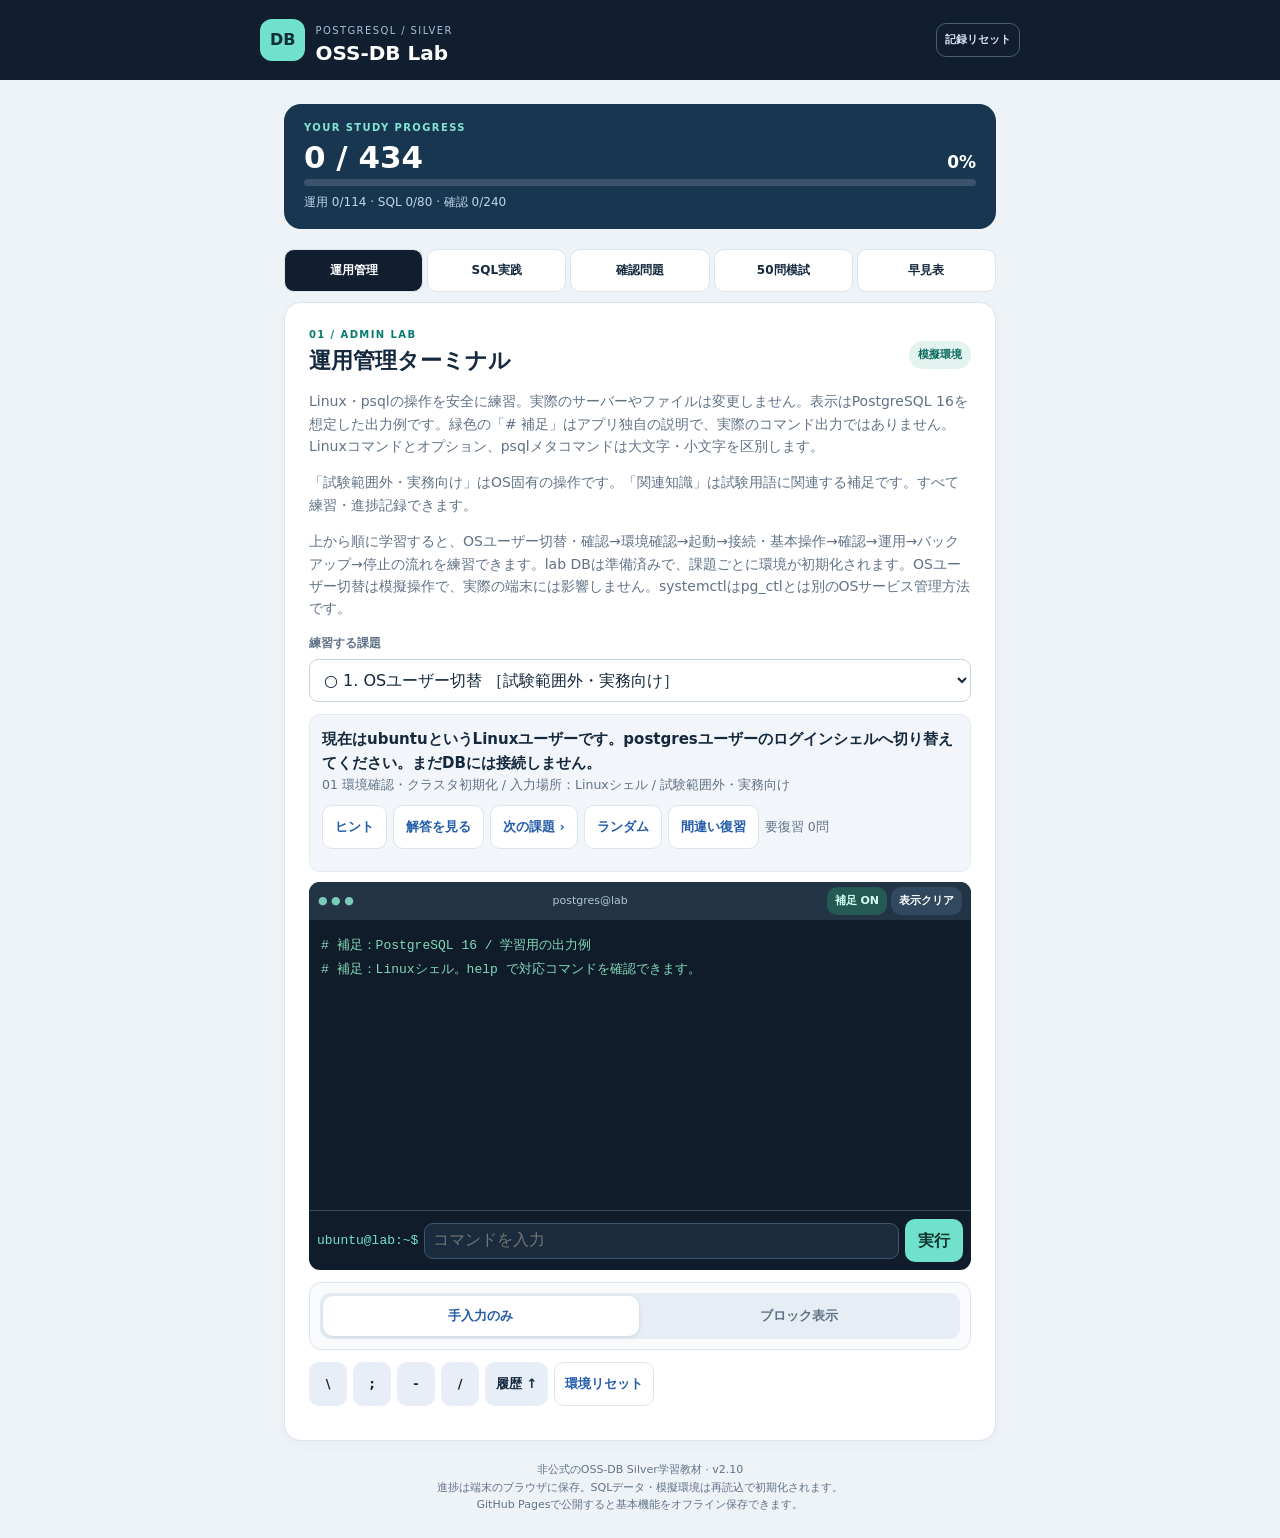
<file: index.html>
<!doctype html><html lang="ja"><head><meta charset="utf-8"><meta name="viewport" content="width=device-width, initial-scale=1, viewport-fit=cover"><meta name="theme-color" content="#101e30"><meta name="apple-mobile-web-app-capable" content="yes"><meta name="apple-mobile-web-app-status-bar-style" content="default"><link rel="manifest" href="manifest.webmanifest"><title>OSS-DB Lab | Silver</title><link rel="icon" href="icon.svg"><link rel="apple-touch-icon" href="icon.png"><link rel="stylesheet" href="style.css?v=2.10"></head><body>
<header><div class="brand"><span class="logo">DB</span><div><small>POSTGRESQL / SILVER</small><h1>OSS-DB Lab</h1></div></div><button id="resetProgress" class="ghost small">記録リセット</button></header>
<main><div id="startupNotice" class="startup-notice">この画面が消えない場合はJavaScriptが動いていません。ファイルのプレビューではなく、GitHub Pagesで公開したURLをSafariで開いてください。</div><section class="hero"><div class="eyebrow">YOUR STUDY PROGRESS</div><div class="heroLine"><h2 id="progressText">0 / 0</h2><span id="percent">0%</span></div><div class="track"><div id="bar"></div></div><p id="progressDetail"></p></section>
<nav aria-label="学習モード"><button data-tab="admin" class="active">運用管理</button><button data-tab="sql">SQL実践</button><button data-tab="quiz">確認問題</button><button data-tab="mock">50問模試</button><button data-tab="ref">早見表</button></nav>
<section id="admin" class="panel"><div class="sectionHead"><div><div class="eyebrow">01 / ADMIN LAB</div><h2>運用管理ターミナル</h2></div><span class="tag">模擬環境</span></div><p>Linux・psqlの操作を安全に練習。実際のサーバーやファイルは変更しません。表示はPostgreSQL 16を想定した出力例です。緑色の「# 補足」はアプリ独自の説明で、実際のコマンド出力ではありません。Linuxコマンドとオプション、psqlメタコマンドは大文字・小文字を区別します。</p><p>「試験範囲外・実務向け」はOS固有の操作です。「関連知識」は試験用語に関連する補足です。すべて練習・進捗記録できます。</p><p>上から順に学習すると、OSユーザー切替・確認→環境確認→起動→接続・基本操作→確認→運用→バックアップ→停止の流れを練習できます。lab DBは準備済みで、課題ごとに環境が初期化されます。OSユーザー切替は模擬操作で、実際の端末には影響しません。systemctlはpg_ctlとは別のOSサービス管理方法です。</p><div class="controls"><label for="adminSelect">練習する課題</label><select id="adminSelect"></select></div><div class="task"><div id="adminTask"></div><div class="actions"><button id="adminHint" class="ghost">ヒント</button><button id="adminAnswer" class="ghost">解答を見る</button><button id="adminNext" class="ghost">次の課題 ›</button><button id="adminRandom" class="ghost">ランダム</button><button id="adminWrong" class="ghost">間違い復習</button><small id="adminReviewCount"></small></div><div id="adminHelp" class="help" hidden></div></div><div class="terminal"><div class="termhead"><span>● ● ●</span><span>postgres@lab</span><div class="term-controls"><button id="termNotes" type="button" aria-pressed="true">補足 ON</button><button id="clearTerm">表示クリア</button></div></div><pre id="terminalLog" aria-live="polite"></pre><form id="commandForm"><label id="prompt" for="command">$</label><input id="command" placeholder="コマンドを入力" autocomplete="off" autocapitalize="off" spellcheck="false" enterkeyhint="go"><button type="submit">実行</button></form></div><div id="adminBlocks" class="block-tool"><div class="block-mode" role="group" aria-label="入力ブロックの表示"><button type="button" data-hide aria-pressed="true">手入力のみ</button><button type="button" data-show aria-pressed="false">ブロック表示</button></div><div data-panel hidden><p>順番を考えてタップ。入力欄はいつでも直接編集できます。</p><div class="block-caption">選んだ順番（タップで取り消し）</div><div data-selected class="block-selected"></div><div class="block-caption">選択できるブロック</div><div data-bank class="block-bank"></div><div class="actions"><button type="button" data-undo class="ghost">1つ戻す</button><button type="button" data-clear class="ghost">入力をクリア</button></div></div></div><div class="actions shortcuts"><button data-insert="\\">\</button><button data-insert=";">;</button><button data-insert="-">-</button><button data-insert="/">/</button><button id="lastCommand">履歴 ↑</button><button id="resetLab" class="ghost">環境リセット</button></div><div id="adminFeedback" class="feedback" aria-live="polite"></div><div id="adminExplanation" class="explanation" aria-live="polite" hidden></div><button id="adminNextBottom" type="button" class="primary next-bottom" hidden>次の課題へ ›</button></section>
<section id="sql" class="panel" hidden><div class="sectionHead"><div><div class="eyebrow">02 / SQL LAB</div><h2>PostgreSQL 実践</h2></div><span class="tag" id="sqlStatus">実行で起動</span></div><p>SQLを入力して実行すると自動起動します。PostgreSQL優先、起動失敗時はSQLite（文法に一部違いあり）。初回は通信が必要です。既存の練習用テーブルで検索を覚えた後、DDL・データ更新・トランザクションへ進みます。課題ごとにデータは初期化されます。全角・半角、SQLキーワードの大小文字は同じ扱いです。コロン「:」はセミコロン「;」の代用にはなりません。文字列の大小文字は区別します。</p><div class="actions"><button id="connect" class="primary">PostgreSQLを起動</button><button id="sqliteConnect" class="ghost">SQLiteで起動</button><button id="practiceSQL" class="ghost">解答チェック（通信不要）</button></div><div id="sqlError" class="feedback" aria-live="polite"></div><details><summary>練習用テーブル・初期データ</summary><div id="schema"></div></details><label for="sqlSelect">練習する課題</label><select id="sqlSelect"></select><div class="task"><div id="sqlTask"></div><div class="actions"><button id="sqlHint" class="ghost">ヒント</button><button id="sqlAnswer" class="ghost">解答を見る</button><button id="sqlNext" class="ghost">次の課題 ›</button><button id="sqlRandom" class="ghost">ランダム</button><button id="sqlWrong" class="ghost">間違い復習</button><small id="sqlReviewCount"></small></div><div id="sqlHelp" class="help" hidden></div></div><label for="sqlInput">SQL エディタ</label><textarea id="sqlInput" rows="5" autocapitalize="off" autocomplete="off" spellcheck="false" placeholder="SELECT * FROM users;"></textarea><div id="sqlBlocks" class="block-tool"><div class="block-mode" role="group" aria-label="入力ブロックの表示"><button type="button" data-hide aria-pressed="true">手入力のみ</button><button type="button" data-show aria-pressed="false">ブロック表示</button></div><div data-panel hidden><p>順番を考えてタップ。入力欄はいつでも直接編集できます。</p><div class="block-caption">選んだ順番（タップで取り消し）</div><div data-selected class="block-selected"></div><div class="block-caption">選択できるブロック</div><div data-bank class="block-bank"></div><div class="actions"><button type="button" data-undo class="ghost">1つ戻す</button><button type="button" data-clear class="ghost">入力をクリア</button></div></div></div><div class="actions shortcuts" aria-label="SQL記号入力"><button type="button" class="ghost" data-sql-insert=";" aria-label="セミコロンを入力">;</button><button type="button" class="ghost" data-sql-insert="\" aria-label="バックスラッシュを入力">\</button><button type="button" class="ghost" data-sql-insert="*" aria-label="アスタリスクを入力">*</button><button type="button" class="ghost" data-sql-insert="'" aria-label="シングルクォートを入力">'</button><button type="button" class="ghost" data-sql-insert="(" aria-label="左括弧を入力">(</button><button type="button" class="ghost" data-sql-insert=")" aria-label="右括弧を入力">)</button></div><div class="actions"><button id="runSQL" class="primary">▶ 実行・採点</button><button id="resetSQL" class="ghost" disabled>DB初期化</button><button id="clearSQL" class="ghost">クリア</button></div><div id="sqlFeedback" class="feedback" aria-live="polite"></div><div id="sqlOutput" class="output" aria-live="polite"></div><div id="sqlExplanation" class="explanation" aria-live="polite" hidden></div><button id="sqlNextBottom" type="button" class="primary next-bottom" hidden>次の課題へ ›</button></section>
<section id="quiz" class="panel" hidden><div class="eyebrow">03 / KNOWLEDGE CHECK</div><h2>確認問題</h2><p>一般知識→運用管理→SQLの試験分野順に復習。分野別正答率は確認問題と模試の回答履歴から計算します。</p><div class="task"><small id="accuracy"></small><small id="quizReviewCount"></small><details><summary>公式10分野の習熟状況</summary><p>確認問題・模試の回答済数と直近正解数（各問題の最後の回答が正解だった数）です。</p><div id="topicStats"></div></details></div><label for="quizFilter">ランダム・復習の分野</label><select id="quizFilter"><option value="all">全分野</option><option value="S1">一般知識</option><option value="S2">運用管理</option><option value="S3">開発・SQL</option><optgroup label="公式10分野"><option value="S1.1">S1.1 OSSとPostgreSQLの一般知識</option><option value="S1.2">S1.2 リレーショナルDBとSQL基礎</option><option value="S2.1">S2.1 クラスタ・データ保存</option><option value="S2.2">S2.2 起動・停止・標準ツール・psql</option><option value="S2.3">S2.3 接続・認証・設定・ログ</option><option value="S2.4">S2.4 バックアップ・リストア・WAL</option><option value="S2.5">S2.5 ロールと日常保守</option><option value="S3.1">S3.1 SQLとDBオブジェクト</option><option value="S3.2">S3.2 関数</option><option value="S3.3">S3.3 トランザクションとMVCC</option></optgroup></select><div class="actions"><button id="quizRandom" class="primary">ランダム出題</button><button id="quizWrong" class="ghost">間違い復習</button></div><label for="quizSelect">問題を選ぶ</label><select id="quizSelect"></select><div class="task" id="quizTask"></div><div id="quizOptions" class="options"></div><div id="quizFeedback" class="feedback" aria-live="polite"></div><div class="actions"><button id="quizSubmit" class="primary" hidden>選択を採点</button><button id="quizNext" class="primary">次の問題 ›</button></div></section>
<section id="mock" class="panel" hidden><div class="eyebrow">04 / MOCK EXAM</div><h2>50問模擬試験</h2><div id="mockIntro"><p>一般8問・運用26問・SQL16問を公式10分野の重要度に合わせてランダム出題。解説と採点は終了後に表示。制限時間なし。ページを再読み込みすると受験中の回答は消えます。</p><button id="mockStart" class="primary">模試を開始</button></div><div id="mockBody" hidden><p id="mockCounter"></p><div id="mockQuestion" class="task"></div><div id="mockOptions" class="options"></div><div class="actions"><button id="mockPrev" class="ghost">前へ</button><button id="mockNext" class="primary">次へ</button><button id="mockFinish" class="ghost">終了・採点</button></div></div><div id="mockResult" hidden><h2 id="mockScore"></h2><p id="mockBreakdown"></p><button id="mockRestart" class="primary">別の模試を開始</button><div id="mockReview"></div></div></section><section id="ref" class="panel" hidden><div class="eyebrow">04 / REFERENCE</div><h2>早見表</h2><div class="block-mode" role="group" aria-label="早見表の種類"><button type="button" id="refCommandMode" aria-pressed="true">コマンド</button><button type="button" id="refOptionMode" aria-pressed="false">オプション</button></div><div id="commandReference"><p>入力する場所にも注意。ターミナルとpsqlは別の環境です。</p><input id="searchRef" type="search" placeholder="pg_dump / シーケンス など" aria-label="早見表を検索"><div id="refList"></div></div><div id="optionReference" hidden><p>試験・実務でよく使う主要オプションをコマンド別にまとめました。同じ文字でもコマンドによって意味が違います。大文字・小文字も区別します。実行例は学習用で、端末では自動実行しません。</p><label for="optionGroup">コマンドで絞り込む</label><select id="optionGroup"><option value="all">すべてのコマンド</option></select><label for="optionSearch">オプション名・意味で検索</label><input id="optionSearch" type="search" placeholder="-w / pg_dump / バックアップ" autocapitalize="off" aria-label="オプション検索"><p id="optionCount" aria-live="polite"></p><div id="optionNote" class="explanation" hidden></div><div id="optionList"></div><p>参考：<a href="https://www.postgresql.org/docs/14/reference-client.html" target="_blank" rel="noopener noreferrer">PostgreSQL 14 公式コマンドリファレンス</a>。主要項目の抜粋であり、全オプションや出題範囲を保証するものではありません。</p></div></section>
<footer>非公式のOSS-DB Silver学習教材 · v2.10<br>進捗は端末のブラウザに保存。SQLデータ・模擬環境は再読込で初期化されます。<br><span id="offlineStatus">公開ページでオフライン保存に対応します。</span></footer></main><script src="lessons.js?v=2.10"></script><script src="simulator.js?v=2.10"></script><script src="sql-practice.js?v=2.10"></script><script src="blocks.js?v=2.10"></script><script src="options.js?v=2.10"></script><script src="app.js?v=2.10"></script></body></html>
</file>
<file: style.css>
:root{color-scheme:light;--ink:#14283e;--muted:#607287;--blue:#235caa;--bg:#eef3f8;--line:#dbe4ed;--teal:#087c70;--navy:#101e30}*{box-sizing:border-box}body{margin:0;background:var(--bg);color:var(--ink);font-family:system-ui,-apple-system,BlinkMacSystemFont,"Hiragino Sans",Meiryo,sans-serif;line-height:1.6}header{background:var(--navy);color:#fff;display:flex;align-items:center;justify-content:space-between;padding:16px max(16px,calc((100vw - 760px)/2));gap:8px}.brand{display:flex;align-items:center;gap:10px;white-space:nowrap}.logo{background:#70e1cd;color:#102e35;font-weight:900;padding:8px 10px;border-radius:12px}.brand small{font-size:10px;letter-spacing:1.4px;color:#a9c2da}.brand h1{font-size:20px;line-height:1.1;margin:0}main{max-width:760px;margin:auto;padding:16px 12px calc(22px + env(safe-area-inset-bottom))}.hero{background:#183650;color:white;padding:16px 20px;border-radius:17px;margin-bottom:15px}.eyebrow{font-size:10px;font-weight:800;letter-spacing:1.4px;color:var(--teal)}.hero .eyebrow{color:#82e5d5}.heroLine{display:flex;align-items:baseline;justify-content:space-between}.hero h2{font-size:31px;margin:1px 0}.heroLine span{font-size:17px;font-weight:700}.track{background:#3b536b;height:7px;border-radius:9px;overflow:hidden}.track div{height:100%;background:#70e1cd;transition:width .2s;width:0}.hero p{margin:7px 0 0;font-size:12px;color:#c1d6e7}nav{display:grid;grid-template-columns:repeat(4,1fr);gap:4px;position:sticky;top:0;z-index:5;background:var(--bg);padding:5px 0 10px}button,input,textarea,select{font:inherit}button{border:1px solid transparent;border-radius:10px;min-height:43px;padding:7px 12px;cursor:pointer;font-weight:650;background:#e7eef7;color:var(--ink);touch-action:manipulation}button:disabled{opacity:.45;cursor:default}button:focus-visible,input:focus-visible,select:focus-visible,textarea:focus-visible{outline:3px solid #64b8ee;outline-offset:2px}nav button{font-size:13px;padding:7px 2px;background:#fff;border-color:var(--line)}nav button.active{background:var(--navy);color:white}.panel{background:white;padding:17px 14px;border:1px solid var(--line);border-radius:17px;box-shadow:0 4px 12px #1b365508}.panel[hidden], [hidden]{display:none!important}.sectionHead{display:flex;justify-content:space-between;align-items:center;gap:8px}h2{font-size:22px;line-height:1.35;margin:3px 0 8px}.panel p{font-size:14px;color:var(--muted);margin:7px 0 14px}.tag{font-size:11px;background:#e3f4f0;color:#08695d;border-radius:20px;padding:5px 9px;white-space:nowrap;font-weight:700}.ghost{background:white;border:1px solid var(--line);color:var(--blue)}header .ghost{background:transparent;color:#d7e5f4;border-color:#496078}.small{font-size:11px;padding:5px 8px;min-height:34px}.primary{background:var(--blue);color:white}.controls{margin:12px 0}label{display:block;font-size:12px;font-weight:700;color:var(--muted);margin:6px 0}select,input,textarea{width:100%;border:1px solid #c6d3e0;border-radius:9px;background:white;color:var(--ink);padding:10px;font-size:16px}textarea{font-family:ui-monospace,SFMono-Regular,Consolas,monospace;resize:vertical}.task{background:#f2f6fa;border:1px solid #e3eaf1;padding:12px;border-radius:11px;margin:10px 0;font-size:15px;font-weight:600}.task small{display:block;color:var(--muted);font-weight:500}.actions{display:flex;flex-wrap:wrap;gap:6px;margin:10px 0}.actions button{font-size:13px}.help{white-space:pre-wrap;overflow-wrap:anywhere;color:var(--blue);font-size:13px;font-weight:500;margin:7px 0}.terminal{background:#101c2a;color:#d8e9f5;border-radius:11px;overflow:hidden}.termhead{display:flex;justify-content:space-between;align-items:center;background:#233447;padding:5px 9px;font-size:11px;color:#b3c7d8}.termhead span:first-child{color:#7acbb9}.termhead button{font-size:11px;min-height:28px;padding:3px 7px;background:#31485e;color:white}pre{white-space:pre-wrap;overflow-wrap:anywhere;font:13px/1.55 ui-monospace,SFMono-Regular,Consolas,monospace;margin:0}#terminalLog{height:250px;overflow:auto;padding:12px}#commandForm{border-top:1px solid #3a4b5d;display:flex;align-items:center;gap:6px;padding:8px}#prompt{color:#70e1cd;font:13px monospace;white-space:nowrap}#command{min-width:0;background:#192b3c;color:white;border-color:#40566c;padding:8px;font:16px monospace}#commandForm button{background:#70e1cd;color:#12352f;flex-shrink:0}.shortcuts button{min-width:38px;min-height:38px;padding:5px 10px}.feedback{font-size:14px;white-space:pre-wrap;overflow-wrap:anywhere;margin:10px 0}.feedback:empty{display:none}.feedback.ok{color:#08776a;background:#edf8f3;border-radius:9px;padding:10px}.feedback.bad{color:#9c382e;background:#fff2ef;border-radius:9px;padding:10px}details{background:#f5f7fa;border-radius:9px;padding:10px;margin:12px 0;font-size:13px}summary{cursor:pointer;font-weight:700}#schema{overflow:auto}table{border-collapse:collapse;font-size:13px;width:100%;white-space:nowrap}th,td{text-align:left;padding:7px 9px;border-bottom:1px solid var(--line)}th{background:#eff4f9;color:var(--muted)}.output{overflow:auto;max-height:320px}.output pre{padding:8px;background:#f5f7fa}.options{display:grid;gap:8px}.options button{text-align:left;background:white;border:1px solid var(--line);font-size:15px}.options button.correct{border-color:#087c70;background:#e3f4f0}.options button.wrong{border-color:#b44336;background:#fff0ed}.refItem{padding:12px 0;border-bottom:1px solid var(--line)}.refItem code{font-size:13px;color:var(--blue);overflow-wrap:anywhere}.refItem small{display:block;color:var(--muted)}footer{text-align:center;font-size:11px;color:var(--muted);margin-top:20px} @media(min-width:600px){.panel{padding:24px}main{padding:24px}} 

.startup-notice{background:#fff3d2;border:1px solid #e2bf62;border-radius:10px;padding:12px;margin-bottom:12px;font-size:14px} .startup-notice[hidden]{display:none!important} .actions button{min-height:44px} input,textarea,select{font-size:16px} .feedback{overflow-wrap:anywhere}
nav{grid-template-columns:repeat(5,minmax(0,1fr))}nav button{font-size:12px}.options button.selected{background:#e1edff;border-color:#235caa;color:#123f7a}.options button.correct{background:#e3f4f0;border-color:#087c70;color:#07594d}.options button.wrong{background:#fff0ed;border-color:#b44336;color:#85291d}.options button:disabled{opacity:1}#accuracy,#quizReviewCount{line-height:1.7}#mockReview details{white-space:normal}#mockReview pre{margin-top:8px}.actions small{align-self:center;color:var(--muted)}

/* v2.4 command blocks */
.block-tool{margin:12px 0;border:1px solid var(--line);border-radius:12px;padding:10px;background:#f8fafc}.block-mode{display:grid;grid-template-columns:1fr 1fr;gap:3px;background:#e6edf5;padding:3px;border-radius:11px}.block-mode button{background:transparent;border:0;color:var(--muted);font-size:13px;min-height:40px}.block-mode button[aria-pressed="true"]{background:white;color:var(--blue);box-shadow:0 1px 4px #173b5220}.block-tool p{margin:9px 0;font-size:12px}.block-caption{font-size:12px;color:var(--muted);font-weight:700;margin:8px 0 4px}.block-bank,.block-selected{display:flex;flex-wrap:wrap;gap:6px;min-height:43px}.block-selected{border:1px dashed #b3c5d6;padding:6px;border-radius:9px;background:white}.word-block,.chosen-block{font:13px/1.4 ui-monospace,SFMono-Regular,Consolas,monospace;min-height:44px;max-width:100%;overflow-wrap:anywhere;text-align:left;white-space:pre-wrap;border:1px solid #b8cde5;background:white;color:#1a4a7f;padding:8px 10px}.chosen-block{background:#dff3ef;border-color:#8acfc0;color:#08695d}.block-empty{font-size:12px;color:var(--muted);align-self:center}.explanation{margin-top:12px;padding:14px;border:1px solid #c9dce9;border-radius:12px;background:#f2f7fc;font-size:14px;white-space:pre-wrap;overflow-wrap:anywhere;line-height:1.8}.refItem small{white-space:pre-wrap}

.next-bottom{display:block;width:100%;margin:12px 0 0;min-height:48px;font-size:15px}

.option-heading{font-size:16px;margin:16px 0 4px;padding:8px 10px;background:#e6edf5;border-radius:8px}.option-entry{padding:12px 4px;border-bottom:1px solid var(--line)}.option-entry strong{display:block;font-size:15px;color:var(--blue)}.option-entry small{display:block;color:var(--muted);font:12px monospace}.option-entry p{margin:6px 0;font-size:14px;color:var(--ink)}.option-entry code{display:block;background:#f1f5f9;padding:8px;border-radius:7px;font-size:13px;overflow-wrap:anywhere;white-space:pre-wrap}.option-entry small:empty{display:none}

/* Terminal transcript: raw output and optional teaching notes */
#terminalLog{height:290px;white-space:pre;overflow:auto;overflow-wrap:normal;tab-size:4}.terminal-output,.terminal-note{display:block;min-width:max-content}.terminal-note{color:#83d8b9;white-space:pre-wrap;overflow-wrap:anywhere;min-width:0;margin:4px 0}.term-controls{display:flex;gap:4px;flex-wrap:wrap;justify-content:flex-end}.term-controls button[aria-pressed=true]{background:#245a53;color:#d5fff2}#prompt{max-width:45%;overflow-wrap:anywhere;white-space:normal;flex-shrink:0}
</file>
